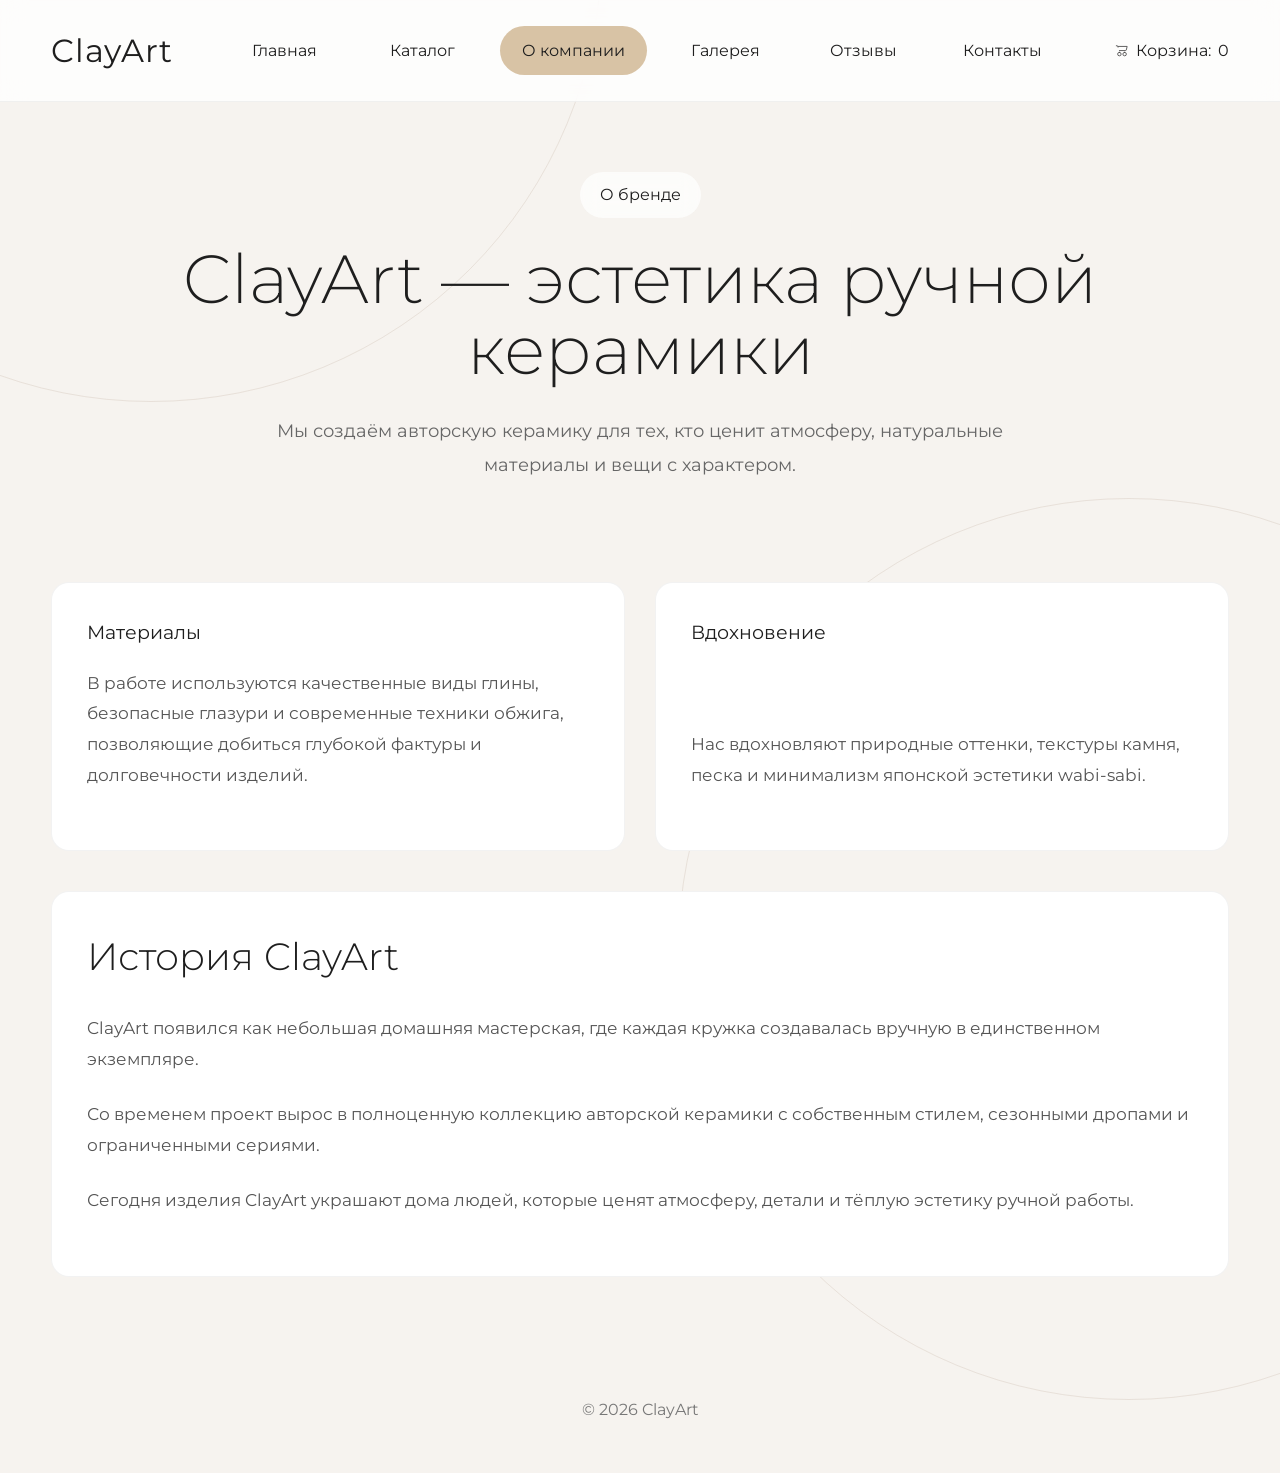
<file: about.html>
<!DOCTYPE html>
<html lang="ru">

<head>

    <meta charset="UTF-8">

    <meta name="viewport"
          content="width=device-width, initial-scale=1.0">

    <title>О компании — ClayArt</title>

    <link rel="stylesheet"
          href="css/style.css">

</head>

<body>

<header>

    <div class="container">

        <h1 class="logo">ClayArt</h1>

        <nav>

            <ul>

                <li>
                    <a href="index.html">
                        Главная
                    </a>
                </li>

                <li>
                    <a href="catalog.html">
                        Каталог
                    </a>
                </li>

                <li>
                    <a href="about.html" class="active">
                        О компании
                    </a>
                </li>

                <li>
                    <a href="gallery.html">
                        Галерея
                    </a>
                </li>

                <li>
                    <a href="reviews.html">
                        Отзывы
                    </a>
                </li>

                <li>
                    <a href="contacts.html">
                        Контакты
                    </a>
                </li>

            </ul>

        </nav>

        <a href="cart.html" class="cart">
            <img src="images/cart.svg" class="cart-icon">
            Корзина:
            <span id="cart-count">0</span>
        </a>

    </div>

</header>

<section class="about-page container">

    <div class="gallery-hero">

        <span>О бренде</span>

        <h2>
            ClayArt — эстетика ручной керамики
        </h2>

        <p>
            Мы создаём авторскую керамику для тех,
            кто ценит атмосферу, натуральные материалы
            и вещи с характером.
        </p>

    </div>

    <div class="reviews-list">

        <div class="review-box">

            <h3 style="margin-bottom:20px; font-weight:400;">
                Материалы
            </h3>

            <p>
                В работе используются качественные виды глины,
                безопасные глазури и современные техники обжига,
                позволяющие добиться глубокой фактуры
                и долговечности изделий.
            </p>

        </div>

        <div class="review-box">

            <h3 style="margin-bottom:20px; font-weight:400;">
                Вдохновение
            </h3>

            <p>
                Нас вдохновляют природные оттенки,
                текстуры камня, песка и минимализм
                японской эстетики wabi-sabi.
            </p>

        </div>

    </div>

    <div style="margin-top:40px;" class="review-box">

        <h3 style="margin-bottom:25px; font-size:38px; font-weight:300;">
            История ClayArt
        </h3>

        <p>
            ClayArt появился как небольшая домашняя мастерская,
            где каждая кружка создавалась вручную
            в единственном экземпляре.
        </p>

        <p>
            Со временем проект вырос в полноценную коллекцию
            авторской керамики с собственным стилем,
            сезонными дропами и ограниченными сериями.
        </p>

        <p>
            Сегодня изделия ClayArt украшают дома людей,
            которые ценят атмосферу, детали
            и тёплую эстетику ручной работы.
        </p>

    </div>

</section>

<footer>

    © 2026 ClayArt

</footer>

<script src="js/script.js"></script>

</body>
</html>
</file>
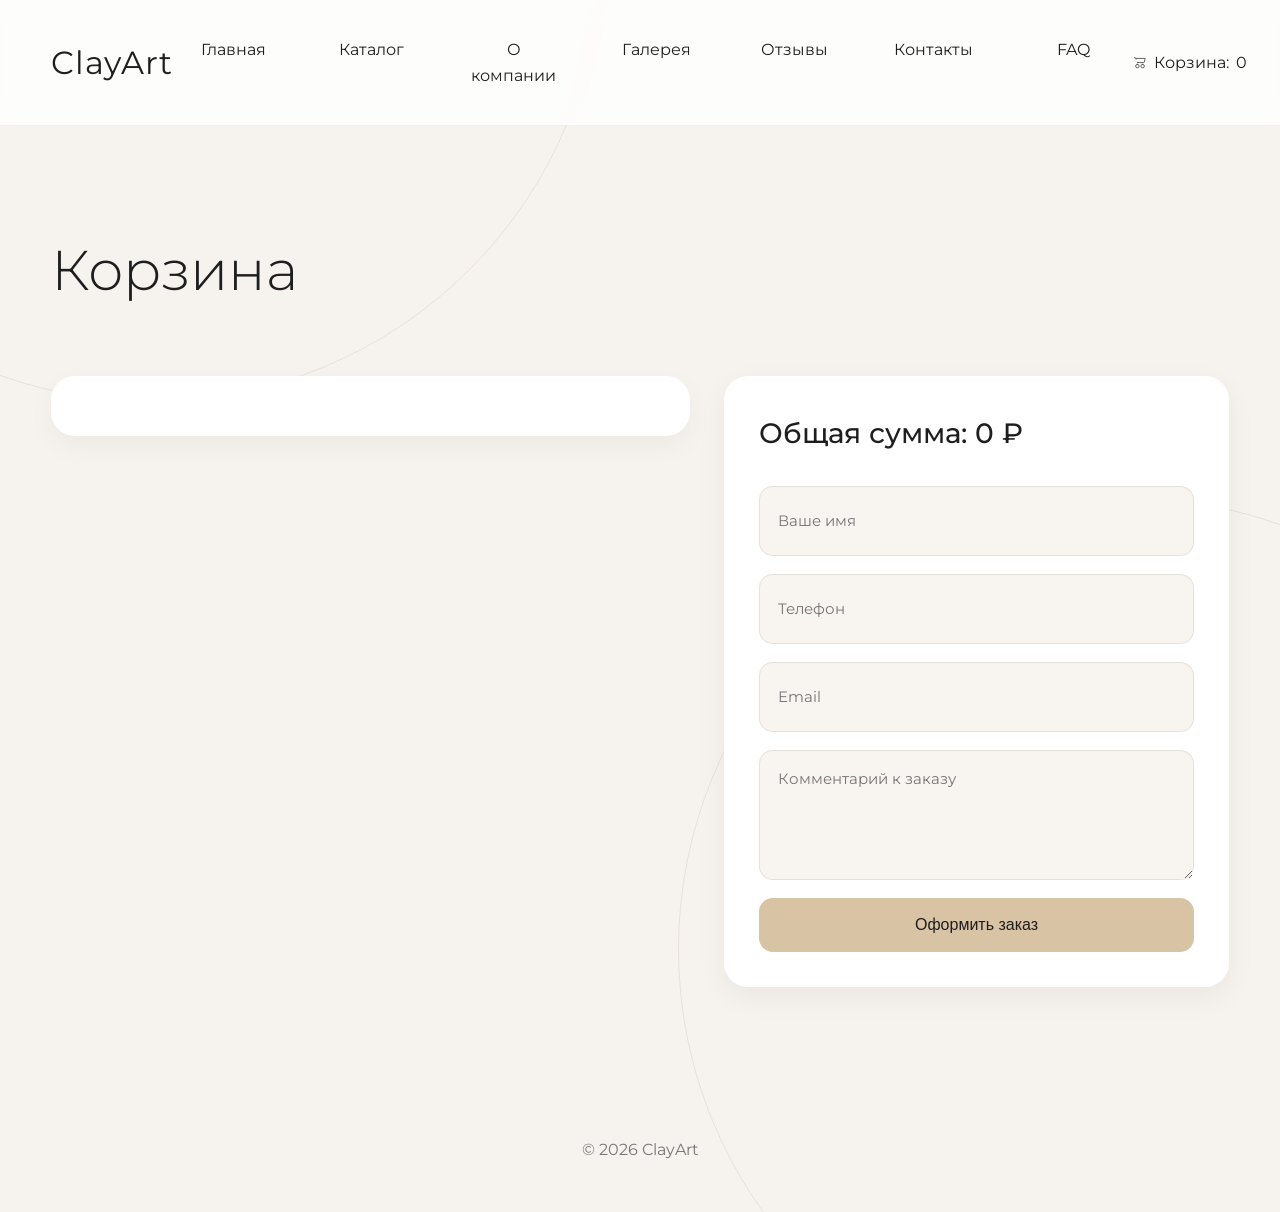
<file: cart.html>
<!-- cart.html -->

<!DOCTYPE html>
<html lang="ru">

<head>
    <meta charset="UTF-8">
    <meta name="viewport" content="width=device-width, initial-scale=1.0">
    <title>Корзина — ClayArt</title>

    <link rel="stylesheet" href="css/style.css">
</head>
<script src="js/script.js"></script>
<body>

<header>

    <div class="container">

        <h1 class="logo">ClayArt</h1>

        <nav>
            <ul>
            </li>
               <a href="index.html">
                        Главная
                    </a>
                </li>

                <li>
                    <a href="catalog.html">
                        Каталог
                    </a>
                </li>

                <li>
                    <a href="about.html">
                        О компании
                    </a>
                </li>

                <li>
                    <a href="gallery.html">
                        Галерея
                    </a>
                </li>

                <li>
                    <a href="reviews.html">
                        Отзывы
                    </a>
                </li>

                <li>
                    <a href="contacts.html">
                        Контакты
                    </a>
                </li>
                <li>
                    <a href="faq.html">
                        FAQ
                    </a>
                </li>
            </ul>
        </nav>
<a href="cart.html" class="cart">
            <img src="images/cart.svg" class="cart-icon"> Корзина:
            <span id="cart-count">0</span>
        </a>
    </div>

</header>

<section class="cart-page container">

    <h2>Корзина</h2>

    <div class="cart-layout">

        <!-- ТОВАРЫ -->

        <div class="cart-products-block">

            <div id="cart-items" class="cart-items-list">
            </div>

        </div>

        <!-- ОФОРМЛЕНИЕ -->

        <div class="checkout-block">

            <div id="total-price" class="cart-total">
                Общая сумма: 0 ₽
            </div>

            <form id="orderForm" class="checkout-form">

                <input type="text"
                       placeholder="Ваше имя"
                       required>

                <input type="tel"
                       placeholder="Телефон"
                       required>

                <input type="email"
                       placeholder="Email"
                       required>

                <textarea placeholder="Комментарий к заказу"></textarea>

                <button type="submit">
                    Оформить заказ
                </button>

            </form>

        </div>

    </div>

</section>

<div class="success-modal" id="successModal">

    <div class="success-content">

        <h2>Заказ оформлен</h2>

        <p>
            Большое спасибо за ваш заказ!
        </p>

        <button onclick="closeSuccessModal()">
            Закрыть
        </button>

    </div>

</div>

<footer>
    © 2026 ClayArt
</footer>

<script src="js/script.js"></script>

</body>
</html>
</file>
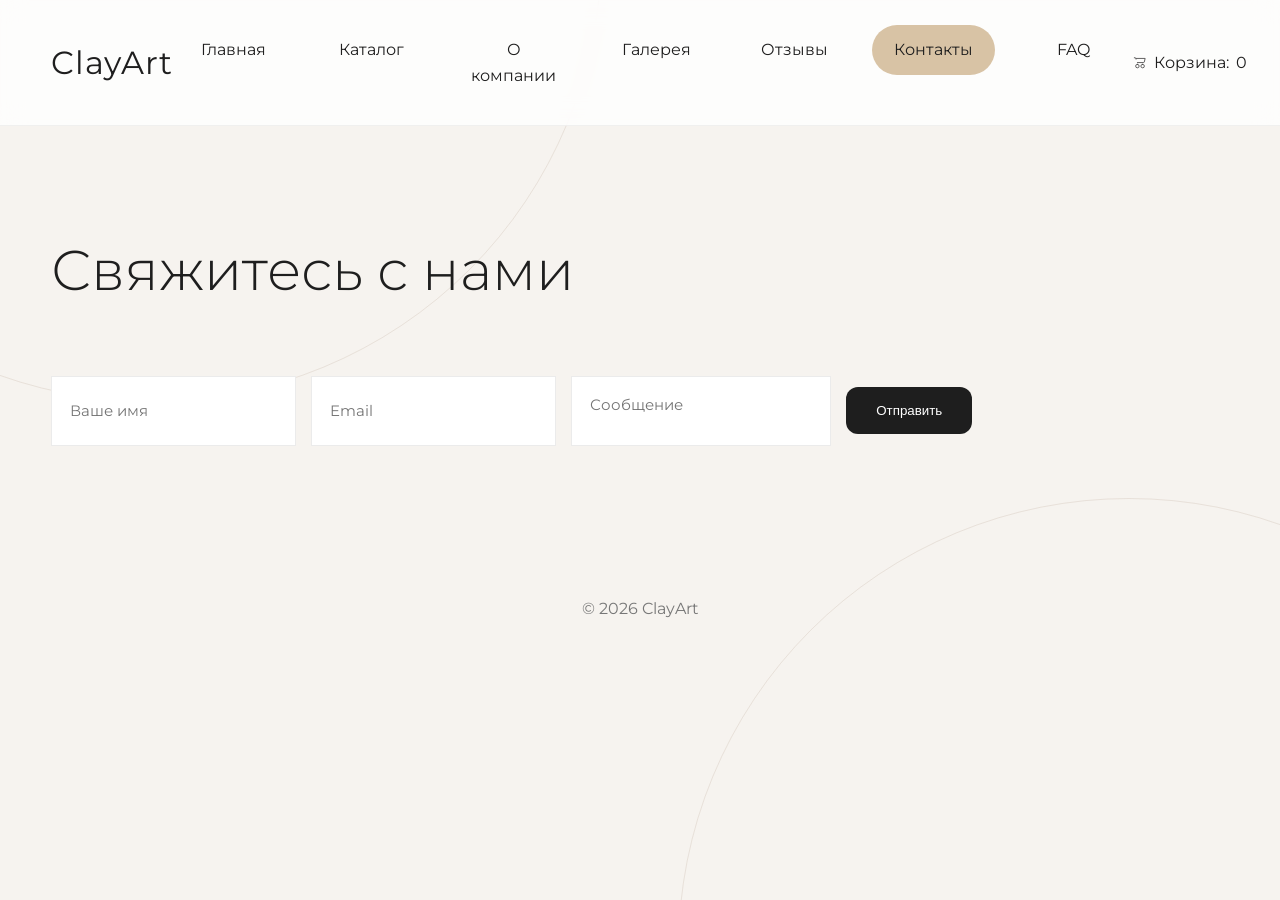
<file: contacts.html>
<!DOCTYPE html>
<html lang="ru">
<head>
    <meta charset="UTF-8">
    <meta name="viewport" content="width=device-width, initial-scale=1.0">
    <title>Контакты — ClayArt</title>
    <link rel="stylesheet" href="css/style.css">
</head>
<script src="js/script.js"></script>
<body>

<header>
    <div class="container">
        <h1 class="logo">ClayArt</h1>

        <nav>
            <ul>
            </li>
               <a href="index.html">
                        Главная
                    </a>
                </li>

                <li>
                    <a href="catalog.html">
                        Каталог
                    </a>
                </li>

                <li>
                    <a href="about.html">
                        О компании
                    </a>
                </li>

                <li>
                    <a href="gallery.html">
                        Галерея
                    </a>
                </li>

                <li>
                     <a href="reviews.html">
                        Отзывы
                    </a>
                </li>

                <li>
                    <a href="contacts.html" class="active">
                        Контакты
                    </a>
                </li>
                <li>
                    <a href="faq.html">
                        FAQ
                    </a>
                </li>
            </ul>
        </nav>
        <a href="cart.html" class="cart">
            <img src="images/cart.svg" class="cart-icon"> Корзина:
            <span id="cart-count">0</span>
        </a>
    </div>
</header>

<section class="contacts container">
    <h2>Свяжитесь с нами</h2>

    <form>
        <input type="text" placeholder="Ваше имя">
        <input type="email" placeholder="Email">
        <textarea placeholder="Сообщение"></textarea>
        <button type="submit">Отправить</button>
    </form>
</section>

<footer>
    <p>© 2026 ClayArt</p>
</footer>

</body>
</html>
</file>
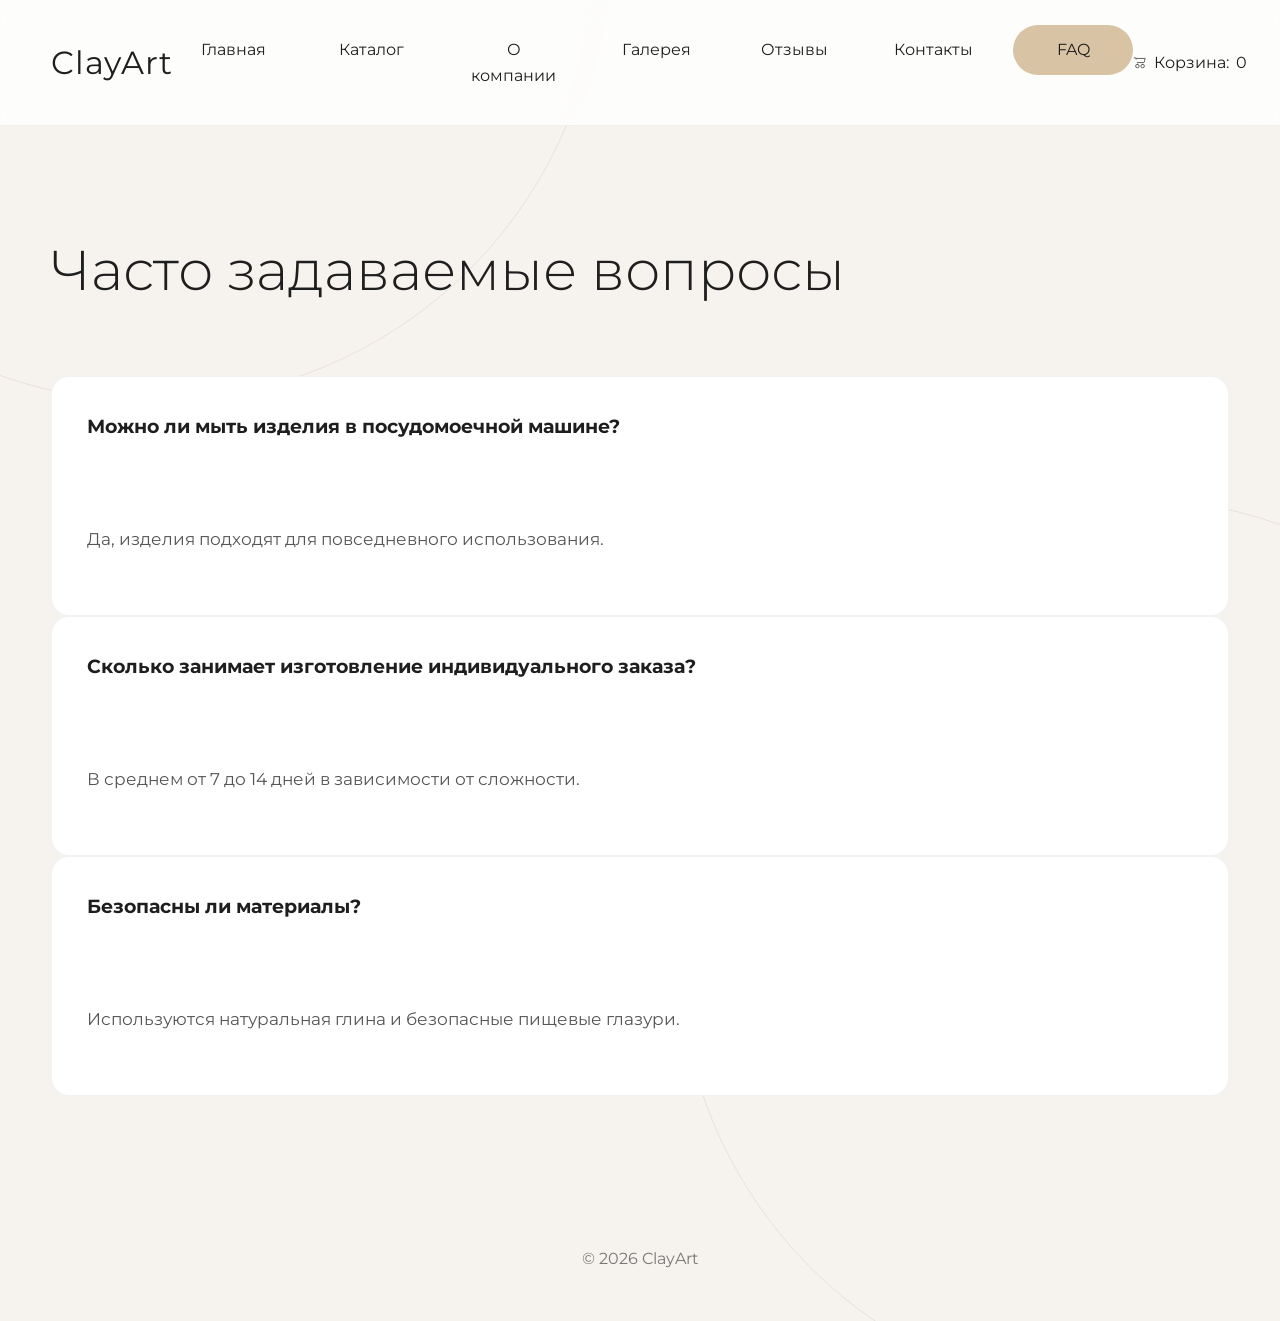
<file: faq.html>
<!DOCTYPE html>
<html lang="ru">
<head>
    <meta charset="UTF-8">
    <meta name="viewport" content="width=device-width, initial-scale=1.0">
    <title>FAQ — ClayArt</title>
    <link rel="stylesheet" href="css/style.css">
</head>
<script src="js/script.js"></script>
<body>

<header>
<div class="container">

<h1 class="logo">ClayArt</h1>

<nav>
        <ul>
        </li>
              <a href="index.html">
                        Главная
                    </a>
                </li>

                <li>
                    <a href="catalog.html">
                        Каталог
                    </a>
                </li>

                <li>
                    <a href="about.html">
                        О компании
                    </a>
                </li>

                <li>
                    <a href="gallery.html">
                        Галерея
                    </a>
                </li>

                <li>
                    <a href="reviews.html">
                        Отзывы
                    </a>
                </li>

                <li>
                    <a href="contacts.html">
                        Контакты
                    </a>
                </li>
                <li>
                    <a href="faq.html" class="active">
                        FAQ
                    </a>
                </li>
</ul>
</nav>
 <a href="cart.html" class="cart">
            <img src="images/cart.svg" class="cart-icon"> Корзина:
            <span id="cart-count">0</span>
        </a>

    </div>
</header>

<section class="about container">

<h2>Часто задаваемые вопросы</h2>

<div class="review-box">
<h3>Можно ли мыть изделия в посудомоечной машине?</h3>
<p>
Да, изделия подходят для повседневного использования.
</p>
</div>

<div class="review-box">
<h3>Сколько занимает изготовление индивидуального заказа?</h3>
<p>
В среднем от 7 до 14 дней в зависимости от сложности.
</p>
</div>

<div class="review-box">
<h3>Безопасны ли материалы?</h3>
<p>
Используются натуральная глина
и безопасные пищевые глазури.
</p>
</div>

</section>

<footer>
© 2026 ClayArt
</footer>

</body>
</html>
</file>
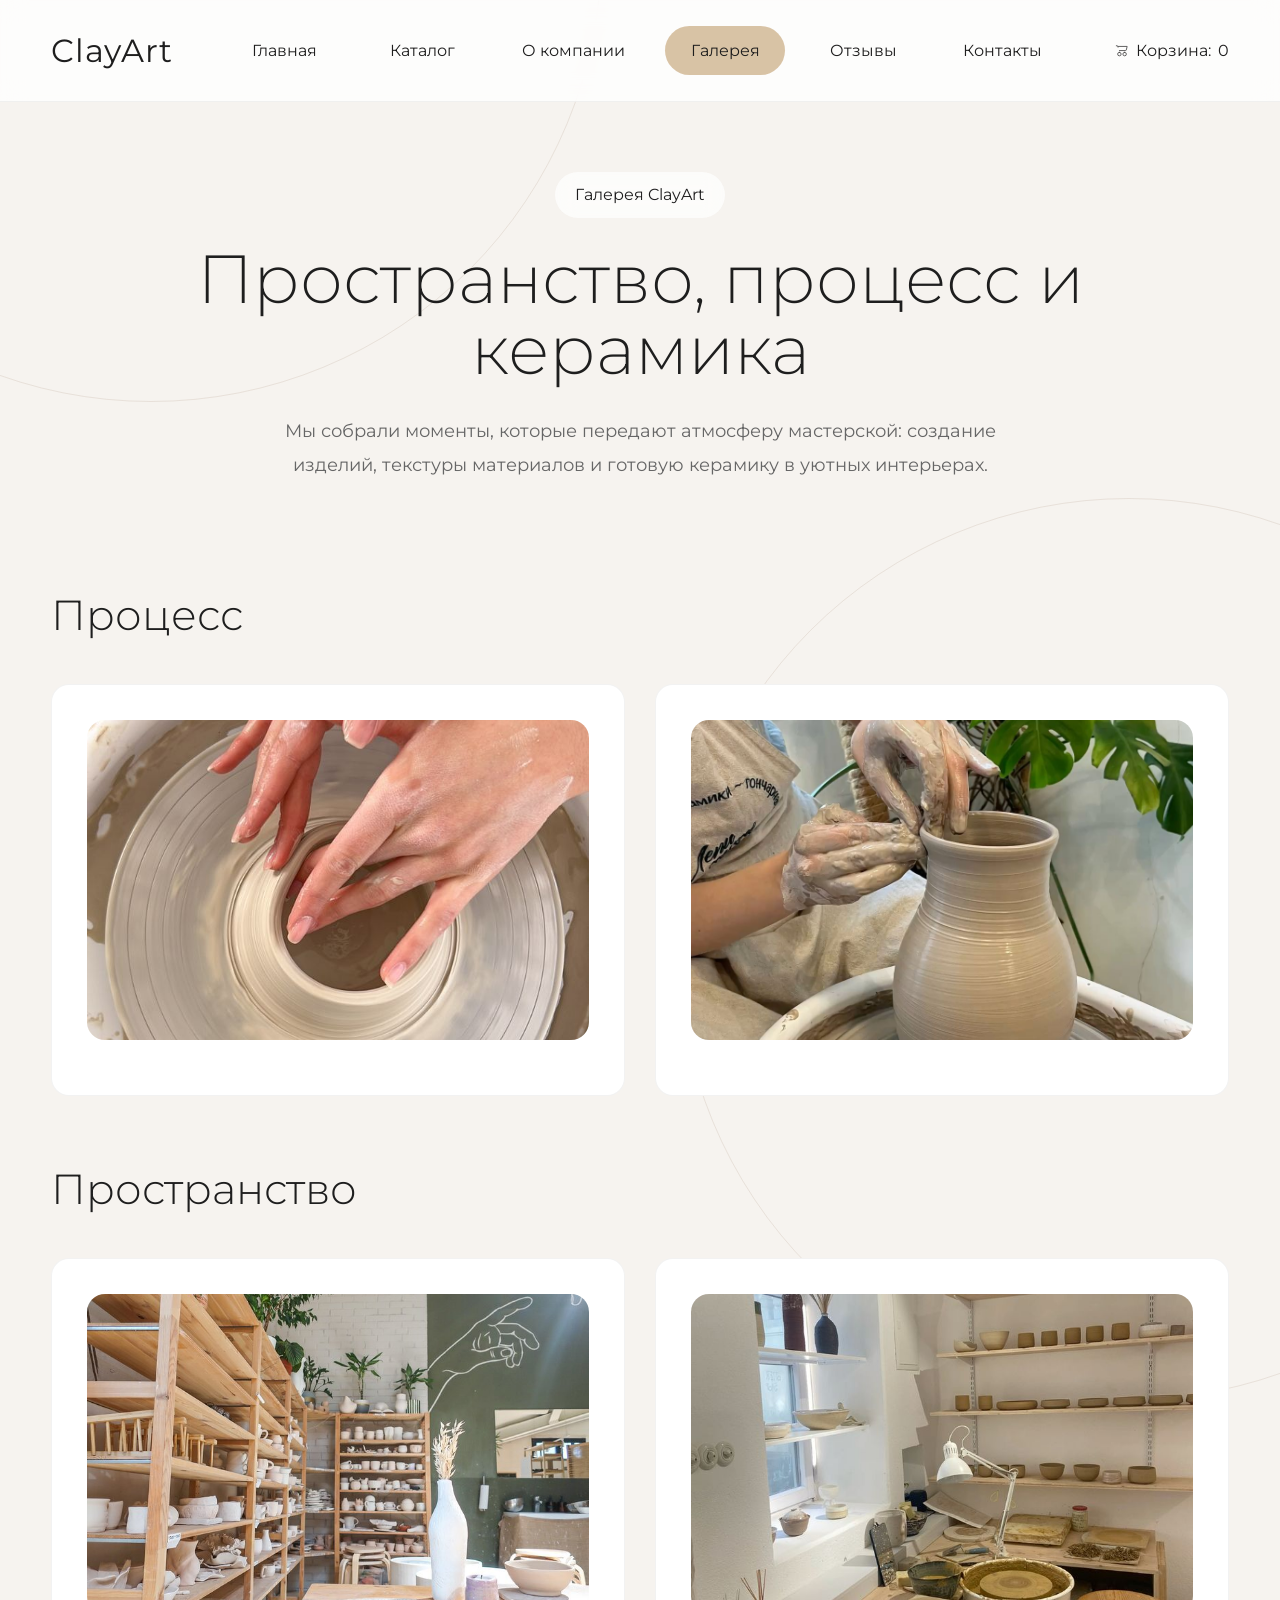
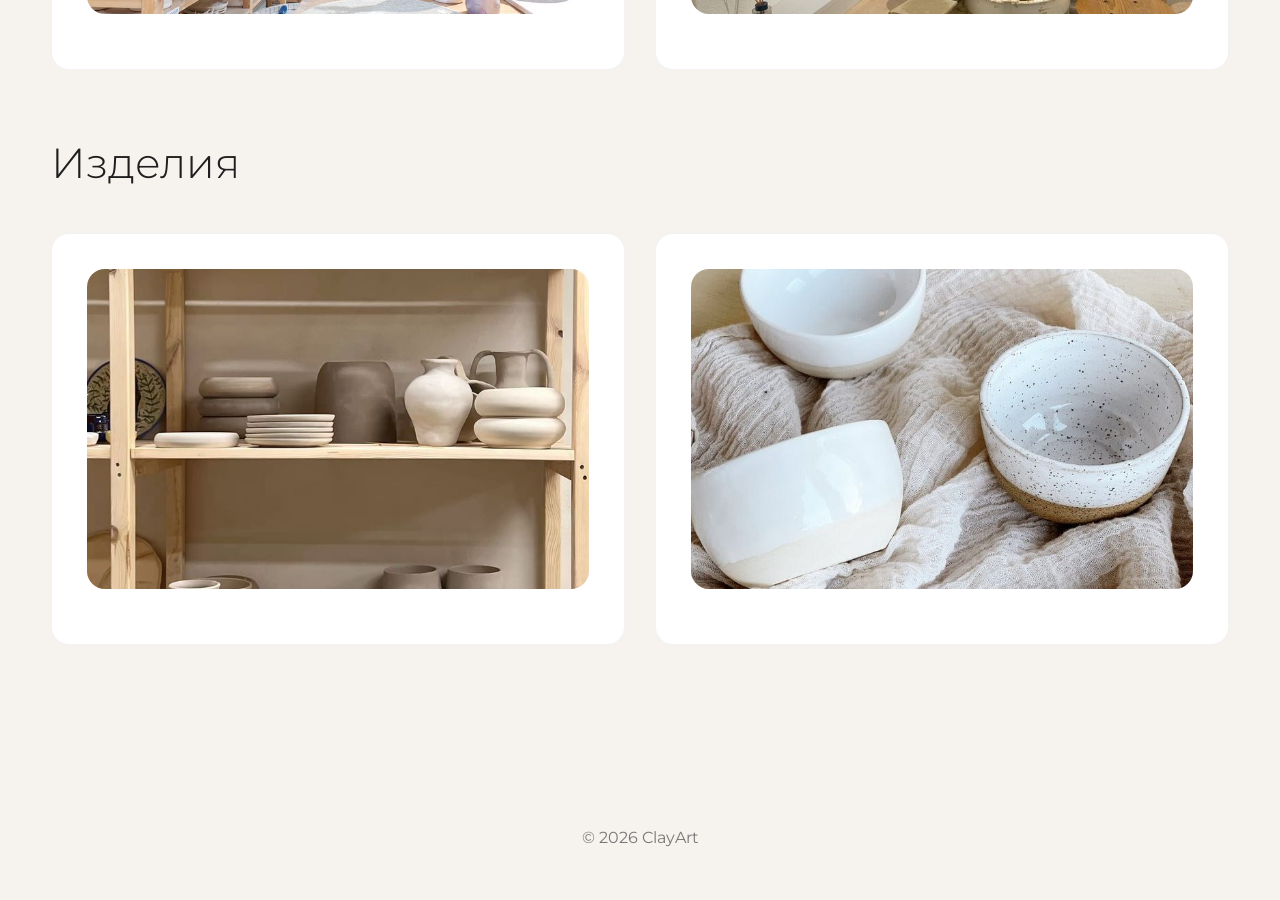
<file: gallery.html>
<!DOCTYPE html>
<html lang="ru">

<head>

    <meta charset="UTF-8">

    <meta name="viewport"
          content="width=device-width, initial-scale=1.0">

    <title>Галерея — ClayArt</title>

    <link rel="stylesheet"
          href="css/style.css">

</head>

<body>

<header>

    <div class="container">

        <h1 class="logo">ClayArt</h1>

        <nav>

            <ul>

                <li>
                    <a href="index.html">
                        Главная
                    </a>
                </li>

                <li>
                    <a href="catalog.html">
                        Каталог
                    </a>
                </li>

                <li>
                    <a href="about.html">
                        О компании
                    </a>
                </li>

                <li>
                    <a href="gallery.html" class="active">
                        Галерея
                    </a>
                </li>

                <li>
                    <a href="reviews.html">
                        Отзывы
                    </a>
                </li>

                <li>
                    <a href="contacts.html">
                        Контакты
                    </a>
                </li>

            </ul>

        </nav>

        <a href="cart.html" class="cart">
            <img src="images/cart.svg" class="cart-icon">
            Корзина:
            <span id="cart-count">0</span>
        </a>

    </div>

</header>

<section class="gallery-page container">

    <div class="gallery-hero">

        <span>Галерея ClayArt</span>

        <h2>
            Пространство, процесс и керамика
        </h2>

        <p>
            Мы собрали моменты, которые передают атмосферу мастерской:
            создание изделий, текстуры материалов и готовую керамику
            в уютных интерьерах.
        </p>

    </div>

    <!-- ПРОЦЕСС -->

    <div class="gallery-section">

        <div class="section-top">

            <h2>Процесс</h2>

        </div>

        <div class="reviews-list">

            <div class="review-box">
                <img src="images/work1.jpg"
                     onclick="openImage(this.src)"
                     style="width:100%; height:320px; object-fit:cover; border-radius:18px; margin-bottom:20px;">


            </div>

            <div class="review-box">
                <img src="images/work.jpg"
                     onclick="openImage(this.src)"
                     style="width:100%; height:320px; object-fit:cover; border-radius:18px; margin-bottom:20px;">

            </div>

        </div>

    </div>

    <!-- ПРОСТРАНСТВО -->

    <div class="gallery-section">

        <div class="section-top">

            <h2>Пространство</h2>

        </div>

        <div class="reviews-list">

            <div class="review-box">
                <img src="images/workshop.jpg"
                     onclick="openImage(this.src)"
                     style="width:100%; height:320px; object-fit:cover; border-radius:18px; margin-bottom:20px;">
            </div>

            <div class="review-box">
                <img src="images/workshop1.jpg"
                     onclick="openImage(this.src)"
                     style="width:100%; height:320px; object-fit:cover; border-radius:18px; margin-bottom:20px;">

            </div>

        </div>

    </div>

    <!-- ИЗДЕЛИЯ -->

    <div class="gallery-section">

        <div class="section-top">

            <h2>Изделия</h2>

        </div>

        <div class="reviews-list">

            <div class="review-box">
                <img src="images/workshop2.jpg"
                     onclick="openImage(this.src)"
                     style="width:100%; height:320px; object-fit:cover; border-radius:18px; margin-bottom:20px;">
            </div>

            <div class="review-box">
                <img src="images/workshop.3jpg.jpg"
                     onclick="openImage(this.src)"
                     style="width:100%; height:320px; object-fit:cover; border-radius:18px; margin-bottom:20px;">
            </div>

        </div>

    </div>

</section>

<div class="image-modal" id="imageModal">
    <img id="modalImage">
</div>

<footer>

    © 2026 ClayArt

</footer>

<script src="js/script.js"></script>

</body>
</html>
</file>
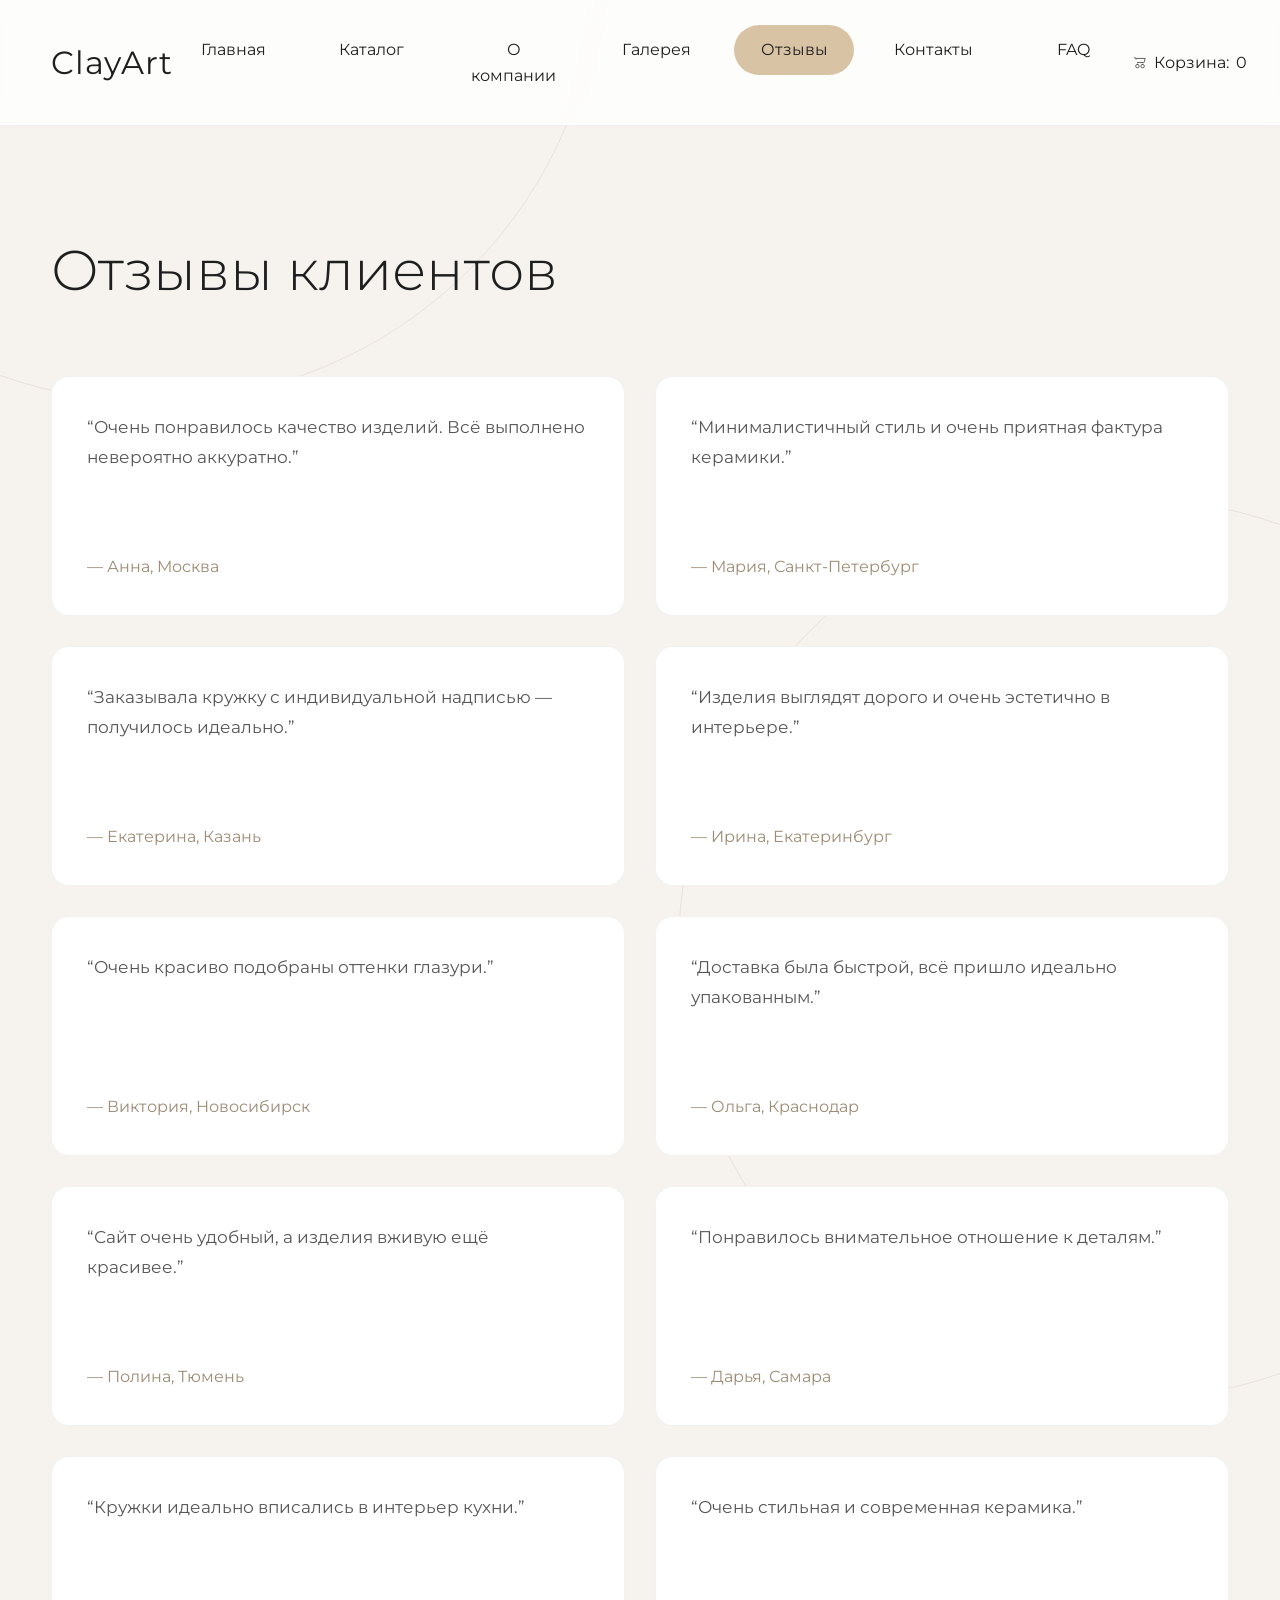
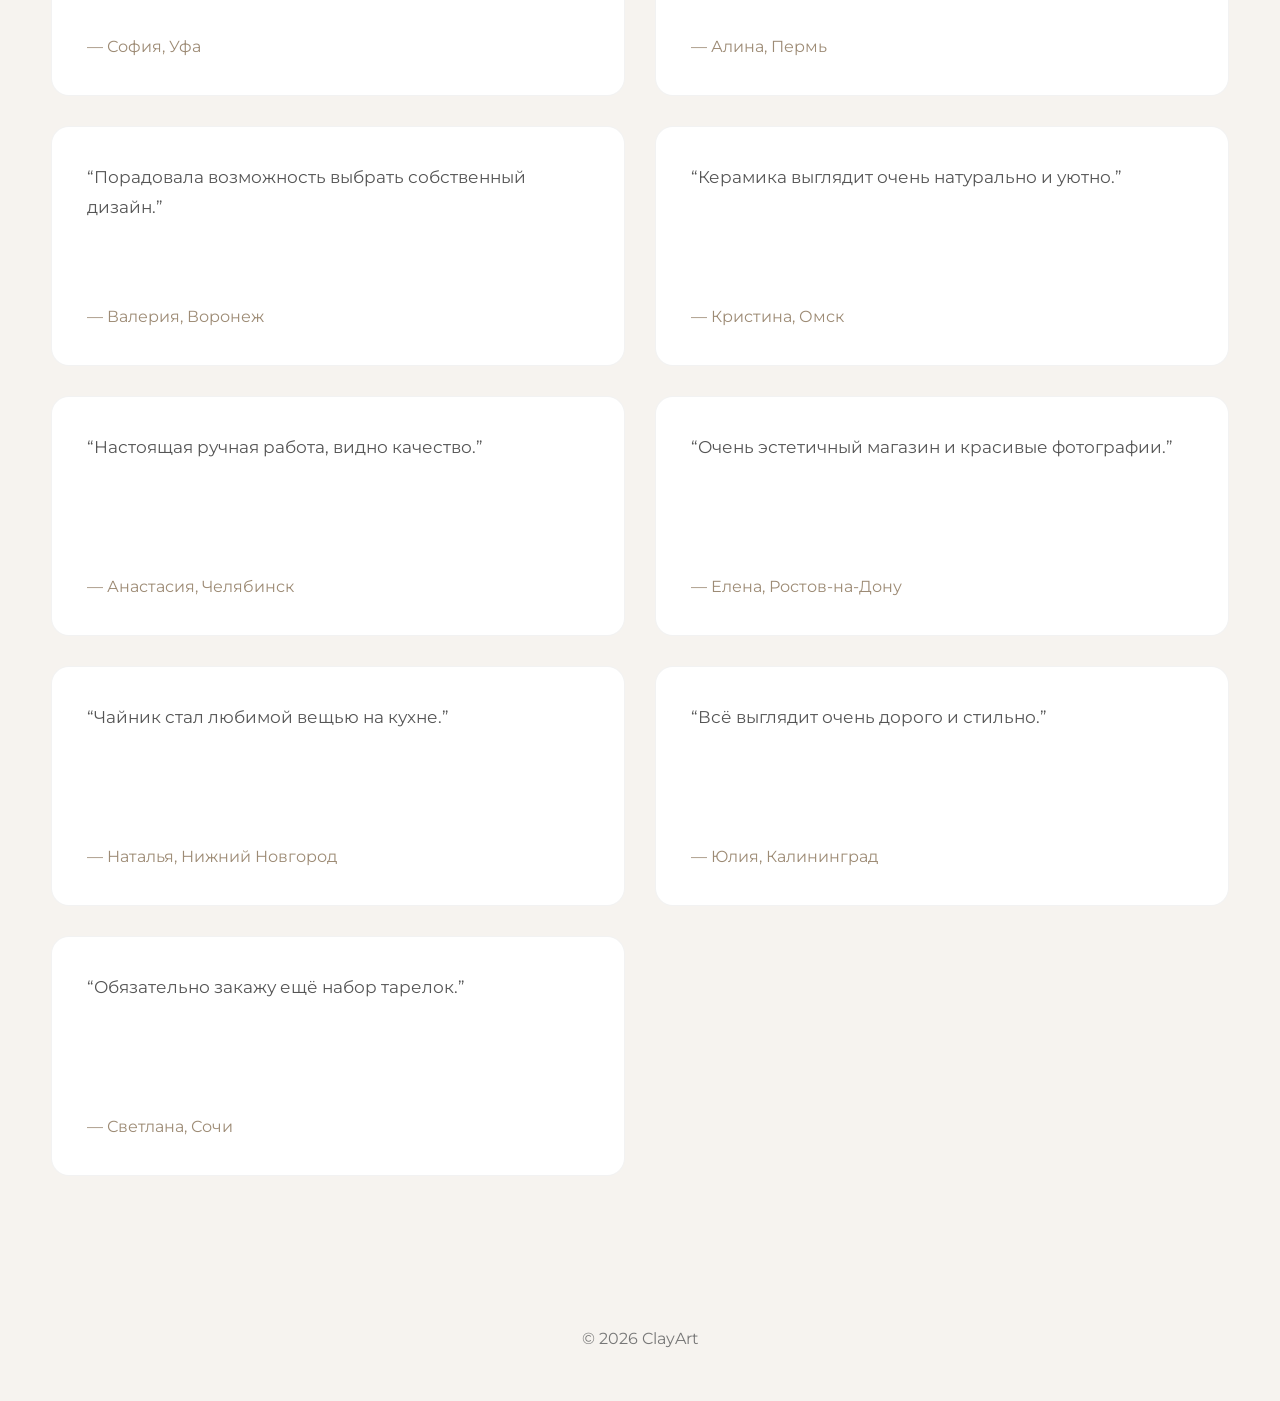
<file: reviews.html>
<!DOCTYPE html>
<html lang="ru">

<head>

    <meta charset="UTF-8">

    <meta name="viewport"
          content="width=device-width, initial-scale=1.0">

    <title>Отзывы — ClayArt</title>

    <link rel="stylesheet"
          href="css/style.css">

</head>
<script src="js/script.js"></script>
<body>

<header>

    <div class="container">

        <h1 class="logo">ClayArt</h1>

        <nav>

            <ul>
            </li>
                <a href="index.html">
                        Главная
                    </a>
                </li>

                <li>
                    <a href="catalog.html">
                        Каталог
                    </a>
                </li>

                <li>
                    <a href="about.html">
                        О компании
                    </a>
                </li>

                <li>
                    <a href="gallery.html">
                        Галерея
                    </a>
                </li>

                <li>
                     <a href="reviews.html" class="active">
                        Отзывы
                    </a>
                </li>

                <li>
                    <a href="contacts.html">
                        Контакты
                    </a>
                </li>
                <li>
                    <a href="faq.html">
                        FAQ
                    </a>
                </li>
            </ul>

        </nav>
<a href="cart.html" class="cart">
            <img src="images/cart.svg" class="cart-icon"> Корзина:
            <span id="cart-count">0</span>
        </a>
    </div>

</header>

<section class="reviews-page container">

    <h2>Отзывы клиентов</h2>

    <div class="reviews-list">

        <div class="review-box">
            <p>“Очень понравилось качество изделий. Всё выполнено невероятно аккуратно.”</p>
            <span>— Анна, Москва</span>
        </div>

        <div class="review-box">
            <p>“Минималистичный стиль и очень приятная фактура керамики.”</p>
            <span>— Мария, Санкт-Петербург</span>
        </div>

        <div class="review-box">
            <p>“Заказывала кружку с индивидуальной надписью — получилось идеально.”</p>
            <span>— Екатерина, Казань</span>
        </div>

        <div class="review-box">
            <p>“Изделия выглядят дорого и очень эстетично в интерьере.”</p>
            <span>— Ирина, Екатеринбург</span>
        </div>

        <div class="review-box">
            <p>“Очень красиво подобраны оттенки глазури.”</p>
            <span>— Виктория, Новосибирск</span>
        </div>

        <div class="review-box">
            <p>“Доставка была быстрой, всё пришло идеально упакованным.”</p>
            <span>— Ольга, Краснодар</span>
        </div>

        <div class="review-box">
            <p>“Сайт очень удобный, а изделия вживую ещё красивее.”</p>
            <span>— Полина, Тюмень</span>
        </div>

        <div class="review-box">
            <p>“Понравилось внимательное отношение к деталям.”</p>
            <span>— Дарья, Самара</span>
        </div>

        <div class="review-box">
            <p>“Кружки идеально вписались в интерьер кухни.”</p>
            <span>— София, Уфа</span>
        </div>

        <div class="review-box">
            <p>“Очень стильная и современная керамика.”</p>
            <span>— Алина, Пермь</span>
        </div>

        <div class="review-box">
            <p>“Порадовала возможность выбрать собственный дизайн.”</p>
            <span>— Валерия, Воронеж</span>
        </div>

        <div class="review-box">
            <p>“Керамика выглядит очень натурально и уютно.”</p>
            <span>— Кристина, Омск</span>
        </div>

        <div class="review-box">
            <p>“Настоящая ручная работа, видно качество.”</p>
            <span>— Анастасия, Челябинск</span>
        </div>

        <div class="review-box">
            <p>“Очень эстетичный магазин и красивые фотографии.”</p>
            <span>— Елена, Ростов-на-Дону</span>
        </div>

        <div class="review-box">
            <p>“Чайник стал любимой вещью на кухне.”</p>
            <span>— Наталья, Нижний Новгород</span>
        </div>

        <div class="review-box">
            <p>“Всё выглядит очень дорого и стильно.”</p>
            <span>— Юлия, Калининград</span>
        </div>

        <div class="review-box">
            <p>“Обязательно закажу ещё набор тарелок.”</p>
            <span>— Светлана, Сочи</span>
        </div>

    </div>

</section>

<footer>

    © 2026 ClayArt

</footer>

</body>
</html>
</file>
<file: css/style.css>
@import url('https://fonts.googleapis.com/css2?family=Montserrat:wght@200;300;400;500&display=swap');

* {
    margin: 0;
    padding: 0;
    box-sizing: border-box;
}

body {
    font-family: 'Montserrat', sans-serif;

    background: #f6f3ef;

    color: #1e1e1e;

    line-height: 1.6;

    overflow-x: hidden;

    position: relative;
}

/* ДЕКОРАТИВНЫЕ ЛИНИИ */

body::before,
body::after {
    content: "";

    position: fixed;

    width: 900px;
    height: 900px;

    border-radius: 50%;

    border:
    1px solid rgba(180,160,140,0.22);

    z-index: -1;
}

body::before {
    top: -500px;
    left: -300px;
}

body::after {
    bottom: -500px;
    right: -300px;
}

.container {
    width: 92%;
    max-width: 1400px;
    margin: auto;
}

header {
    background: rgba(246,243,239,0.9);

    backdrop-filter: blur(8px);

    padding: 25px 0;

    border-bottom:
    1px solid rgba(0,0,0,0.05);

    position: sticky;

    top: 0;

    z-index: 1000;
    backdrop-filter: blur(12px);
-webkit-backdrop-filter: blur(12px);

background:
rgba(255,255,255,0.78);
}

header .container {
    display: flex;

    justify-content: space-between;

    align-items: center;
}

.logo {
    font-size: 32px;

    font-weight: 400;

    letter-spacing: 1px;
}

nav ul {
    display: flex;

    gap: 18px;

    list-style: none;
}

nav a {
    text-decoration: none;

    color: #1e1e1e;

    padding: 12px 22px;

    border-radius: 30px;

    transition: 0.3s;

    display: inline-block;

    min-width: 120px;

    text-align: center;
}

nav a:hover {
    background: white;

    box-shadow:
    0 5px 20px rgba(0,0,0,0.05);
}

nav a.active {
    background: #d8c3a5;
}

.cart {
    display: flex;

    align-items: center;

    gap: 7px;

    text-decoration: none;

    color: #1e1e1e;
}

.cart-icon {
    width: 14px;
    height: 14px;

    opacity: 0.7;
}

.hero {
    height: 92vh;

    background:
    linear-gradient(rgba(0,0,0,0.25), rgba(0,0,0,0.25)),
    url('../images/hero.jpg') center/cover;

    display: flex;

    justify-content: center;

    align-items: center;

    text-align: center;

    color: white;

    padding-top: 140px;
}

.hero-content {
    max-width: 700px;
     margin-top: 50px;
}

.hero h2 {
    font-size: 63px;

    font-weight: 200;

    line-height: 1.1;

    margin-bottom: 25px;
}

.hero p {
    font-size: 20px;

    margin-bottom: 35px;
}

.btn {
    background: white;

    color: black;

    text-decoration: none;

    padding: 16px 38px;

    border-radius: 50px;

    transition: 0.3s;
}

.btn:hover {
    background: #d8c3a5;
}

.catalog,
.gallery,
.about,
.contacts,
.cart-page,
.reviews-page {
    padding: 100px 0;
}

.catalog h2,
.gallery h2,
.about h2,
.contacts h2,
.cart-page h2,
.reviews-page h2 {
    font-size: 56px;

    font-weight: 300;

    margin-bottom: 60px;
}

.products {
    display: grid;

    grid-template-columns:
    repeat(auto-fill, minmax(260px, 1fr));

    gap: 35px;
}
.product-card {

    display: flex;

    flex-direction: column;

    transition:
    opacity 0.35s ease,
    transform 0.35s ease;

    opacity: 1;

    transform: scale(1);
}
.product-card.hide {

    opacity: 0;

    transform: scale(0.96);

    pointer-events: none;
}

.product-card:hover {
    transform: translateY(-10px);
}

.product-card img {
    width: 100%;

    height: 330px;

    object-fit: cover;

    border-radius: 14px;

    cursor: pointer;

    transition: 0.5s;
}

.product-card:hover img {
    transform: scale(1.03);
}

.product-card h3 {
    margin-top: 25px;

    margin-bottom: 15px;

    font-size: 28px;

    font-weight: 400;
}

.product-card p {
    color: #666;

    margin-bottom: 20px;

    min-height: 70px;
}

.price {
    margin-top: auto;

    margin-bottom: 20px;

    font-size: 22px;
}

.product-card button {
    width: 100%;

    padding: 16px;

    border: none;

    background: #d8c3a5;

    color: #1e1e1e;

    cursor: pointer;

    border-radius: 12px;

    transition: 0.3s;
}

.product-card button:hover {
    background: #1e1e1e;

    color: white;
}

.gallery-grid {
    display: grid;

    grid-template-columns:
    repeat(auto-fit, minmax(260px, 1fr));

    gap: 25px;
}

.gallery-grid img {
    width: 100%;

    height: 320px;

    object-fit: cover;

    border-radius: 12px;

    transition: 0.4s;

    cursor: pointer;
}

.gallery-grid img:hover {
    transform: translateY(-6px);
}

.about p {
    max-width: 900px;

    color: #555;

    line-height: 1.9;

    margin-bottom: 30px;
}

.about img {
    width: 100%;

    border-radius: 14px;

    margin-top: 30px;
}

form,
.order-form {
    display: flex;

    align-items: center;

    gap: 15px;

    flex-wrap: wrap;

    margin-top: 40px;
}

input,
textarea {
    padding: 18px;

    border:
    1px solid rgba(0,0,0,0.08);

    background: white;

    font-family: 'Montserrat', sans-serif;

    font-size: 15px;

    height: 70px;
}

textarea {
    resize: none;

    width: 260px;
}

button {
    padding: 16px 30px;

    border: none;

    background: #1e1e1e;

    color: white;

    cursor: pointer;

    transition: 0.3s;

    border-radius: 12px;
}

button:hover {
    background: #444;
}

.cart-item {
    background: white;

    padding: 35px;

    border-radius: 16px;

    margin-bottom: 20px;
}

footer {
    padding: 50px;

    text-align: center;

    color: #777;
}

/* МОДАЛКА ФОТО */

.image-modal {
    position: fixed;

    inset: 0;

    background: rgba(0,0,0,0.9);

    display: none;

    justify-content: center;

    align-items: center;

    z-index: 5000;
}

.image-modal.active {
    display: flex;
}

.image-modal img {
    max-width: 90%;
    max-height: 90%;

    border-radius: 12px;
}

/* ОТЗЫВЫ */

.reviews-list {
    display: grid;

    grid-template-columns:
    repeat(2, 1fr);

    gap: 30px;
}

.review-box {
    background: white;

    padding: 35px;

    border-radius: 18px;

    border:
    1px solid rgba(0,0,0,0.05);

    transition: 0.4s;

    min-height: 240px;

    display: flex;

    flex-direction: column;

    justify-content: space-between;
}

.review-box:hover {
    transform: translateY(-5px);
}

.review-box p {
    font-size: 17px;

    line-height: 1.8;

    color: #555;

    margin-bottom: 25px;
}

.review-box span {
    color: #9d8b75;
}

@media(max-width: 768px) {

    nav ul {
        flex-wrap: wrap;
        justify-content: center;
    }

    .hero h2 {
        font-size: 44px;
    }

    .catalog h2,
    .gallery h2,
    .about h2,
    .contacts h2,
    .cart-page h2,
    .reviews-page h2 {
        font-size: 38px;
    }

    .slider-card {
        width: 260px;
    }

    .slider-card img {
        height: 340px;
    }

    .section-top h2 {
        font-size: 34px;
    }

    .reviews-list {
        grid-template-columns: 1fr;
    }
}

/* SUCCESS MODAL */

.success-modal {

    position: fixed;

    inset: 0;

    background: rgba(0,0,0,0.75);

    display: none;

    justify-content: center;

    align-items: center;

    z-index: 6000;
}

.success-modal.active {
    display: flex;
}

.success-content {

    background: white;

    padding: 50px;

    border-radius: 18px;

    text-align: center;

    max-width: 420px;
}

.success-content h2 {

    margin-bottom: 20px;

    font-size: 34px;

    font-weight: 300;
}

.success-content p {

    margin-bottom: 25px;

    color: #666;
}

/* ГЛАВНАЯ — ЛЕНТЫ */

.home-slider-section {

    padding: 90px 0 20px;
}

.new-section {

    padding-top: 40px;
    padding-bottom: 120px;
}

.section-top {

    display: flex;

    justify-content: space-between;

    align-items: center;

    margin-bottom: 40px;
}

.section-top h2 {

    font-size: 42px;

    font-weight: 300;
}

.section-top a {

    text-decoration: none;

    color: #1e1e1e;

    transition: 0.3s;
}

.section-top a:hover {

    opacity: 0.6;
}

.home-slider {

    overflow: hidden;

    width: 100%;
}

.home-slider::-webkit-scrollbar {

    display: none;
}

.slider-track {

    display: flex;

    gap: 28px;

    transition: transform 0.5s ease;
}

.slider-card {

    width: 320px;

    flex: 0 0 auto;
}

.slider-card img {

    width: 320px;

    height: 420px;

    object-fit: cover;

    border-radius: 14px;

    transition: 0.4s;

    cursor: pointer;

    display: block;
}

.slider-card img:hover {

    transform: translateY(-6px);
}

.slider-card h3 {

    margin-top: 18px;

    font-size: 24px;

    font-weight: 400;

    margin-bottom: 10px;
}

.slider-card span {

    font-size: 22px;

    color: #1e1e1e;
}
/* НОРМАЛЬНЫЕ СТРЕЛКИ */

.slider-wrapper {

    position: relative;

    overflow: hidden;
}

.slider-arrow {

    position: absolute;

    top: 38%;

    transform: translateY(-50%);

    width: 60px;
    height: 60px;

    border-radius: 50%;

    border: none;

    background: rgba(255,255,255,0.92);

    backdrop-filter: blur(10px);

    display: flex;

    align-items: center;

    justify-content: center;

    padding-bottom: 17px;

    font-size: 30px;

    font-weight: 300;

    line-height: 1;

    color: #1e1e1e;

    cursor: pointer;

    z-index: 50;

    transition: 0.3s;

    box-shadow:
    0 10px 30px rgba(0,0,0,0.08);
}

.slider-arrow:hover {

    background: #d8c3a5;

    transform:
    translateY(-50%)
    scale(1.06);
}

.slider-arrow.left {

    left: 10px;
}

.slider-arrow.right {

    right: 10px;
}

@media(max-width:768px) {

    .slider-arrow {

        width: 50px;
        height: 50px;

        font-size: 26px;
    }
}
/* СЛАЙДЕР */

.home-slider-section {

    padding: 90px 0;
}

.new-section {

    padding-top: 20px;
}

.section-top {

    display: flex;

    justify-content: space-between;

    align-items: center;

    margin-bottom: 35px;
}

.section-top h2 {

    font-size: 42px;

    font-weight: 300;
}

.section-top a {

    text-decoration: none;

    color: #1e1e1e;
}

.slider-wrapper {

    position: relative;
}

.home-slider {

    overflow: hidden;

    width: 100%;
}

.slider-track {

    display: flex;

    gap: 28px;

    transition: transform 0.5s ease;
}

.slider-card {

    min-width: 340px;

    flex-shrink: 0;
}

.slider-card img {

    width: 100%;

    height: 430px;

    object-fit: cover;

    border-radius: 14px;

    cursor: pointer;

    transition: 0.4s;
}

.slider-card img:hover {

    transform: translateY(-5px);
}

.slider-card h3 {

    margin-top: 18px;

    font-size: 24px;

    font-weight: 400;

    margin-bottom: 8px;
}

.slider-card span {

    font-size: 22px;
}

/* КНОПКИ СЛАЙДЕРА */

.slider-wrapper {
    position: relative;
}
/* ВЫБОР ЦВЕТА */

.color-options {

    display: flex;

    gap: 10px;

    margin: 14px 0 18px;
}

.color-dot {

    width: 22px;
    height: 22px;

    border-radius: 50%;

    cursor: pointer;

    border: 2px solid transparent;

    transition: 0.25s;
}

.color-dot:hover {

    transform: scale(1.12);
}

.color-dot.active {

    border: 2px solid #1e1e1e;

    transform: scale(1.1);
}
/* =========================
   ФИЛЬТРЫ КАТАЛОГА
========================= */

.catalog-filters {

    display: flex;

    flex-wrap: wrap;

    gap: 14px;

    margin-bottom: 55px;
}

.filter-btn {

    border: none;

    padding: 14px 24px;

    border-radius: 40px;

    background: white;

    color: #1e1e1e;

    cursor: pointer;

    font-size: 15px;

    font-family: 'Montserrat', sans-serif;

    transition: 0.3s;

    box-shadow:
    0 4px 15px rgba(0,0,0,0.04);
}

.filter-btn:hover {

    transform: translateY(-2px);

    background: #ece4d8;
}

.filter-btn.active {

    background: #d8c3a5;

    color: #1e1e1e;

    box-shadow:
    0 8px 20px rgba(0,0,0,0.08);
}
/* =========================
   OVERLAY НА СЛАЙДЕРАХ
========================= */

.slider-image-wrap {

    position: relative;

    overflow: hidden;

    border-radius: 14px;
}

/* ШИРМА */

.slider-overlay {

    position: absolute;

    left: 0;
    bottom: -100%;

    width: 100%;
    height: 25%;

    background: rgba(255,255,255,0.45);

    backdrop-filter: blur(9px);

    -webkit-backdrop-filter: blur(9px);

    display: flex;

    align-items: center;

    justify-content: center;

    transition: 0.6s ease;

    z-index: 5;
}

/* ПОЯВЛЕНИЕ */

.slider-image-wrap:hover .slider-overlay {

    bottom: 0;
}

/* КНОПКА */

.slider-overlay button {

    background: #393737;

    color: white;

    border: none;

    padding: 14px 24px;

    border-radius: 12px;

    cursor: pointer;

    font-size: 14px;

    transition: 0.3s;
}

.slider-overlay button:hover {

    background: #d8c3a5;

    color: #1e1e1e;
}
/* =========================
   НОВАЯ КОРЗИНА
========================= */

.cart-layout {

    display: grid;

    grid-template-columns: 0.95fr 0.75fr;

    gap: 34px;

    align-items: start;

    max-width: 1200px;

    margin: 0 auto;
}

/* ЛЕВАЯ КОЛОНКА */

.cart-products-block {

    background: white;

    border-radius: 24px;

    padding: 30px;

    box-shadow:
    0 10px 30px rgba(0,0,0,0.04);
}

/* ПРОКРУТКА */

.cart-items-list {

    max-height: 780px;

    overflow-y: auto;

    padding-right: 10px;
}

/* СКРОЛЛ */

.cart-items-list::-webkit-scrollbar {

    width: 8px;
}

.cart-items-list::-webkit-scrollbar-thumb {

    background: #d8c3a5;

    border-radius: 20px;
}

/* КАРТОЧКА ТОВАРА */

.cart-item {

    display: flex;

    align-items: center;

    gap: 22px;

    background: rgba(255,255,255,0.42);

    backdrop-filter: blur(14px);

    -webkit-backdrop-filter: blur(14px);

    border:
    1px solid rgba(255,255,255,0.35);

    border-radius: 24px;

    padding: 22px;

    margin-bottom: 18px;

    box-shadow:
    0 10px 35px rgba(0,0,0,0.05);

    transition: 0.35s ease;
}

.cart-item:hover {

    transform: translateY(-3px);

    box-shadow:
    0 10px 20px rgba(0,0,0,0.04);
}

.cart-item h3 {

    font-size: 24px;

    margin-bottom: 10px;

    font-weight: 400;
}

.cart-item p {

    color: #666;

    margin-bottom: 18px;
}

.cart-item button {

    background: #1e1e1e;

    color: white;

    border: none;

    padding: 12px 18px;

    border-radius: 10px;

    cursor: pointer;

    transition: 0.3s;
}

.cart-item button:hover {

    background: #d8c3a5;

    color: #1e1e1e;
}

/* ПРАВАЯ КОЛОНКА */

.checkout-block {

    position: sticky;

    top: 120px;

    background: white;

    border-radius: 24px;

    padding: 35px;

    box-shadow:
    0 10px 30px rgba(0,0,0,0.05);

    height: fit-content;
}

.cart-total {

    font-size: 28px;

    margin-bottom: 30px;

    font-weight: 500;
}

.checkout-form {

    display: flex;

    flex-direction: column;

    gap: 18px;

    margin-top: 0;
}

.checkout-form input,
.checkout-form textarea {

    width: 100%;

    border-radius: 14px;

    border:
    1px solid rgba(0,0,0,0.08);

    background: #f8f5f1;
}

.checkout-form textarea {

    min-height: 130px;

    resize: vertical;
}

.checkout-form button {

    width: 100%;

    padding: 18px;

    background: #d8c3a5;

    color: #1e1e1e;

    border: none;

    border-radius: 14px;

    font-size: 16px;

    transition: 0.3s;
}

.checkout-form button:hover {

    background: #1e1e1e;

    color: white;
}
.cart-item img {

    width: 95px;

    height: 95px;

    object-fit: cover;

    border-radius: 18px;

    flex-shrink: 0;
}
.cart-info {

    flex: 1;
}
.cart-item button {

    background: #1e1e1e;

    color: white;

    border: none;

    padding: 12px 18px;

    border-radius: 12px;

    transition: 0.3s;
}

.cart-item button:hover {

    background: #d8c3a5;

    color: #1e1e1e;
}

/* МОБИЛКА */

@media(max-width: 980px) {

    .cart-layout {

        grid-template-columns: 1fr;
    }

    .checkout-block {

        position: static;
    }

    .cart-items-list {

        max-height: none;
    }
}
/* =========================
   SUMMER COLLECTION
========================= */

.summer-banner {

    position: absolute;

    top: 120px;

    left: 50%;

    transform: translateX(-50%);

    width: 92%;

    max-width: 1250px;

    padding: -8px 34px;

    border-radius: 28px;

    background:
    rgba(255,255,255,0.18);

    backdrop-filter: blur(14px);

    -webkit-backdrop-filter: blur(14px);

    border:
    1px solid rgba(255,255,255,0.22);

    z-index: 10;

    color: white;

    text-align: center;

    box-shadow:
    0 10px 40px rgba(0,0,0,0.12);
}

/* LABEL */

.summer-label {

    display: inline-block;

    padding: 8px 16px;

    border-radius: 40px;

    background: rgba(255,255,255,0.18);

    border:
    1px solid rgba(255,255,255,0.2);

    font-size: 12px;

    letter-spacing: 2px;

    margin-bottom: 18px;
}

/* TITLE */

.summer-banner h3 {

    font-size: 34px;

    font-weight: 300;

    margin-bottom: 12px;
}

/* TEXT */

.summer-banner p {

    font-size: 17px;

    margin-bottom: 18px;

    opacity: 0.92;
}

/* BUTTON */

.summer-btn {

    display: inline-block;

    padding: 13px 24px;

    border-radius: 50px;

    text-decoration: none;

    background: white;

    color: #1e1e1e;

    transition: 0.3s;
}

.summer-btn:hover {

    background: #d8c3a5;
}

/* MOBILE */

@media(max-width:768px){

    .summer-banner {

        top: 90px;

        padding: 24px;
    }

    .summer-banner h3 {

        font-size: 30px;
    }
}

/* =========================
   SUMMER BADGE
========================= */

.product-card {

    position: relative;
}

.summer-badge {

    position: absolute;

    top: 16px;
    left: 16px;

    z-index: 20;

    background:
    rgba(255,255,255,0.72);

    backdrop-filter: blur(10px);

    -webkit-backdrop-filter: blur(10px);

    border:
    1px solid rgba(255,255,255,0.4);

    padding: 8px 14px;

    border-radius: 40px;

    font-size: 11px;

    letter-spacing: 1.5px;

    color: #1e1e1e;
}
/* =========================
   SORT
========================= */

.catalog-sort {

    display: flex;

    justify-content: flex-end;

    margin-bottom: 35px;
}

.catalog-sort select {
padding-right: 45px;

appearance: none;

-webkit-appearance: none;

background-image:
url("data:image/svg+xml,%3Csvg xmlns='http://www.w3.org/2000/svg' width='18' height='18' fill='none' stroke='%231e1e1e' stroke-width='2' viewBox='0 0 24 24'%3E%3Cpolyline points='6 9 12 15 18 9'/%3E%3C/svg%3E");

background-repeat: no-repeat;

background-position: right 18px center;
    padding: 14px 22px;

    border-radius: 40px;

    border: none;

    background: white;

    font-family: 'Montserrat', sans-serif;

    font-size: 15px;

    cursor: pointer;

    box-shadow:
    0 4px 15px rgba(0,0,0,0.04);

    transition: 0.3s;
}

.catalog-sort select:hover {

    background: #ece4d8;
}
/* =========================
   MODERN GALLERY
========================= */

.gallery-page {

    padding: 70px 0;
}

.gallery-hero {

    text-align: center;

    margin-bottom: 100px;
}

.gallery-hero span {

    display: inline-block;

    padding: 10px 20px;

    border-radius: 40px;

    background: rgba(255,255,255,0.7);

    backdrop-filter: blur(10px);

    margin-bottom: 25px;
}

.gallery-hero h2 {

    font-size: 68px;

    font-weight: 250;

    line-height: 1.05;

    margin-bottom: 28px;
}

.gallery-hero p {

    max-width: 760px;

    margin: auto;

    font-size: 18px;

    line-height: 1.9;

    color: #666;
}

.gallery-section {

    margin-bottom: 60px;
}

.gallery-section-top {

    margin-bottom: 35px;
}

.gallery-section-top h3 {

    font-size: 44px;

    font-weight: 300;

    margin-bottom: 3px;
}

.gallery-section-top p {

    color: #777;
}

/* GRID */

.modern-gallery {

    display: grid;

    grid-template-columns:
    repeat(3, 1fr);

    gap: 28px;
}

/* CARD */

.gallery-card {

    position: relative;

    overflow: hidden;

    border-radius: 30px;

    height: 420px;

    cursor: pointer;

    box-shadow:
    0 15px 40px rgba(0,0,0,0.08);

    transition: 0.45s ease;
}

.gallery-card.large {

    grid-column: span 2;
}

.gallery-card:hover {

    transform: translateY(-8px);
}

.gallery-card img {

    width: 100%;

    height: 100%;

    object-fit: cover;

    display: block;

    transition: 0.6s ease;
}

.gallery-card:hover img {

    transform: scale(1.06);
}

/* OVERLAY */

.gallery-overlay {

    position: absolute;

    inset: 0;

    background:
    linear-gradient(
        to top,
        rgba(0,0,0,0.55),
        rgba(0,0,0,0.05)
    );

    display: flex;

    align-items: flex-end;

    padding: 34px;
}

.gallery-overlay span {

    color: white;

    font-size: 30px;

    font-weight: 300;

    letter-spacing: 0.5px;
}

/* MOBILE */

@media(max-width: 900px) {

    .modern-gallery {

        grid-template-columns: 1fr;
    }

    .gallery-card.large {

        grid-column: span 1;
    }

    .gallery-hero h2 {

        font-size: 46px;
    }

    .gallery-section-top h3 {

        font-size: 34px;
    }
}
/* =========================
   ABOUT PAGE
========================= */

.about-page {

    padding: 70px 0;
}

.about-hero-block {

    display: grid;

    grid-template-columns: 1fr 1fr;

    gap: 50px;

    align-items: center;

    margin-bottom: 110px;
}

.about-hero-block img {

    width: 100%;

    height: 620px;

    object-fit: cover;

    border-radius: 32px;
}

.about-hero-content span {

    display: inline-block;

    margin-bottom: 22px;

    padding: 10px 18px;

    border-radius: 40px;

    background: rgba(255,255,255,0.7);

    backdrop-filter: blur(10px);
}

.about-hero-content h2 {

    font-size: 68px;

    line-height: 1.05;

    font-weight: 250;

    margin-bottom: 30px;
}

.about-hero-content p {

    font-size: 19px;

    line-height: 1.9;

    color: #666;
}

.about-grid {

    display: grid;

    grid-template-columns:
    repeat(3, 1fr);

    gap: 28px;

    margin-bottom: 110px;
}

.glass-card {

    background:
    rgba(255,255,255,0.5);

    backdrop-filter: blur(14px);

    -webkit-backdrop-filter: blur(14px);

    border:
    1px solid rgba(255,255,255,0.4);

    box-shadow:
    0 10px 35px rgba(0,0,0,0.04);
}

.about-card {

    padding: 38px;

    border-radius: 28px;
}

.about-card h3 {

    font-size: 30px;

    margin-bottom: 18px;

    font-weight: 350;
}

.about-card p {

    color: #666;

    line-height: 1.9;
}

.about-story {

    display: grid;

    grid-template-columns: 1fr 1fr;

    gap: 50px;

    padding: 40px;

    border-radius: 36px;
}

.about-story img {

    width: 100%;

    height: 560px;

    object-fit: cover;

    border-radius: 28px;
}

.about-story-text span {

    display: inline-block;

    margin-bottom: 20px;

    color: #9d8b75;
}

.about-story-text h3 {

    font-size: 52px;

    line-height: 1.1;

    font-weight: 280;

    margin-bottom: 30px;
}

.about-story-text p {

    color: #666;

    line-height: 1.9;

    margin-bottom: 22px;
}

/* =========================
   MOBILE
========================= */

@media(max-width: 900px) {

    .about-hero-block,
    .about-story,
    .about-grid {

        grid-template-columns: 1fr;
    }

    .modern-gallery {

        grid-template-columns: 1fr;
    }

    .gallery-card.large {

        grid-column: span 1;
    }

    .gallery-hero h2,
    .about-hero-content h2 {

        font-size: 46px;
    }

    .about-story-text h3 {

        font-size: 38px;
    }
}
/* =========================
   MOBILE FULL ADAPTIVE
========================= */

@media(max-width: 768px){

    body {
        overflow-x: hidden;
    }

    header {
        padding: 16px 0;
    }

    header .container {

        flex-direction: column;

        gap: 18px;
    }

    .logo {

        font-size: 28px;
    }

    nav ul {

        display: flex;

        flex-wrap: wrap;

        justify-content: center;

        gap: 10px;
    }

    nav a {

        min-width: auto;

        padding: 10px 16px;

        font-size: 14px;
    }

    .cart {

        margin-top: 8px;
    }

    /* HERO */

    .hero {

        height: auto;

        padding:
        180px 20px 100px;
    }

    .hero h2 {

        font-size: 40px;

        line-height: 1.15;
    }

    .hero p {

        font-size: 16px;
    }

    .hero-content {

        margin-top: 20px;
    }

    /* SUMMER */

    .summer-banner {

        width: calc(100% - 24px);

        top: 110px;

        padding: 22px;
    }

    .summer-banner h3 {

        font-size: 26px;
    }

    .summer-banner p {

        font-size: 15px;
    }

    /* SLIDER */

    .slider-card {

        min-width: 260px;

        width: 260px;
    }

    .slider-card img {

        height: 340px;
    }

    .slider-track {

        gap: 18px;
    }

    .slider-arrow {

        width: 44px;
        height: 44px;

        font-size: 22px;

        top: 42%;
    }

    /* TITLES */

    .section-top h2,
    .gallery-hero h2,
    .about-hero-content h2,
    .catalog h2,
    .gallery h2,
    .about h2,
    .contacts h2,
    .reviews-page h2 {

        font-size: 34px;
    }

    /* GRID */

    .products,
    .reviews-list,
    .modern-gallery,
    .about-grid {

        grid-template-columns: 1fr;
    }

    /* ABOUT */

    .about-hero-block,
    .about-story {

        grid-template-columns: 1fr;
    }

    .about-hero-block img,
    .about-story img {

        height: auto;
    }

    /* GALLERY */

    .gallery-card {

        height: 320px;
    }

    /* CART */

    .cart-layout {

        grid-template-columns: 1fr;
    }

    .checkout-block {

        position: static;
    }

    /* FORM */

    form,
    .order-form,
    .checkout-form {

        flex-direction: column;
    }

    input,
    textarea,
    button {

        width: 100%;
    }
}
/* =========================
   MOBILE BURGER MENU
========================= */

.burger {

    display: none;

    font-size: 32px;

    cursor: pointer;

    user-select: none;
}

.header-container {

    display: flex;

    justify-content: space-between;

    align-items: center;
}

/* MOBILE */

@media(max-width:768px){

    .header-container {

        flex-wrap: wrap;
    }

    .burger {

        display: block;
    }

    nav {

        width: 100%;

        max-height: 0;

        overflow: hidden;

        transition: 0.4s ease;
    }

    nav.active {

        max-height: 500px;

        margin-top: 20px;
    }

    nav ul {

        flex-direction: column;

        align-items: center;

        width: 100%;
    }

    nav a {

        width: 100%;
    }

    .cart {

        width: 100%;

        justify-content: center;

        margin-top: 15px;
    }
}
</file>
